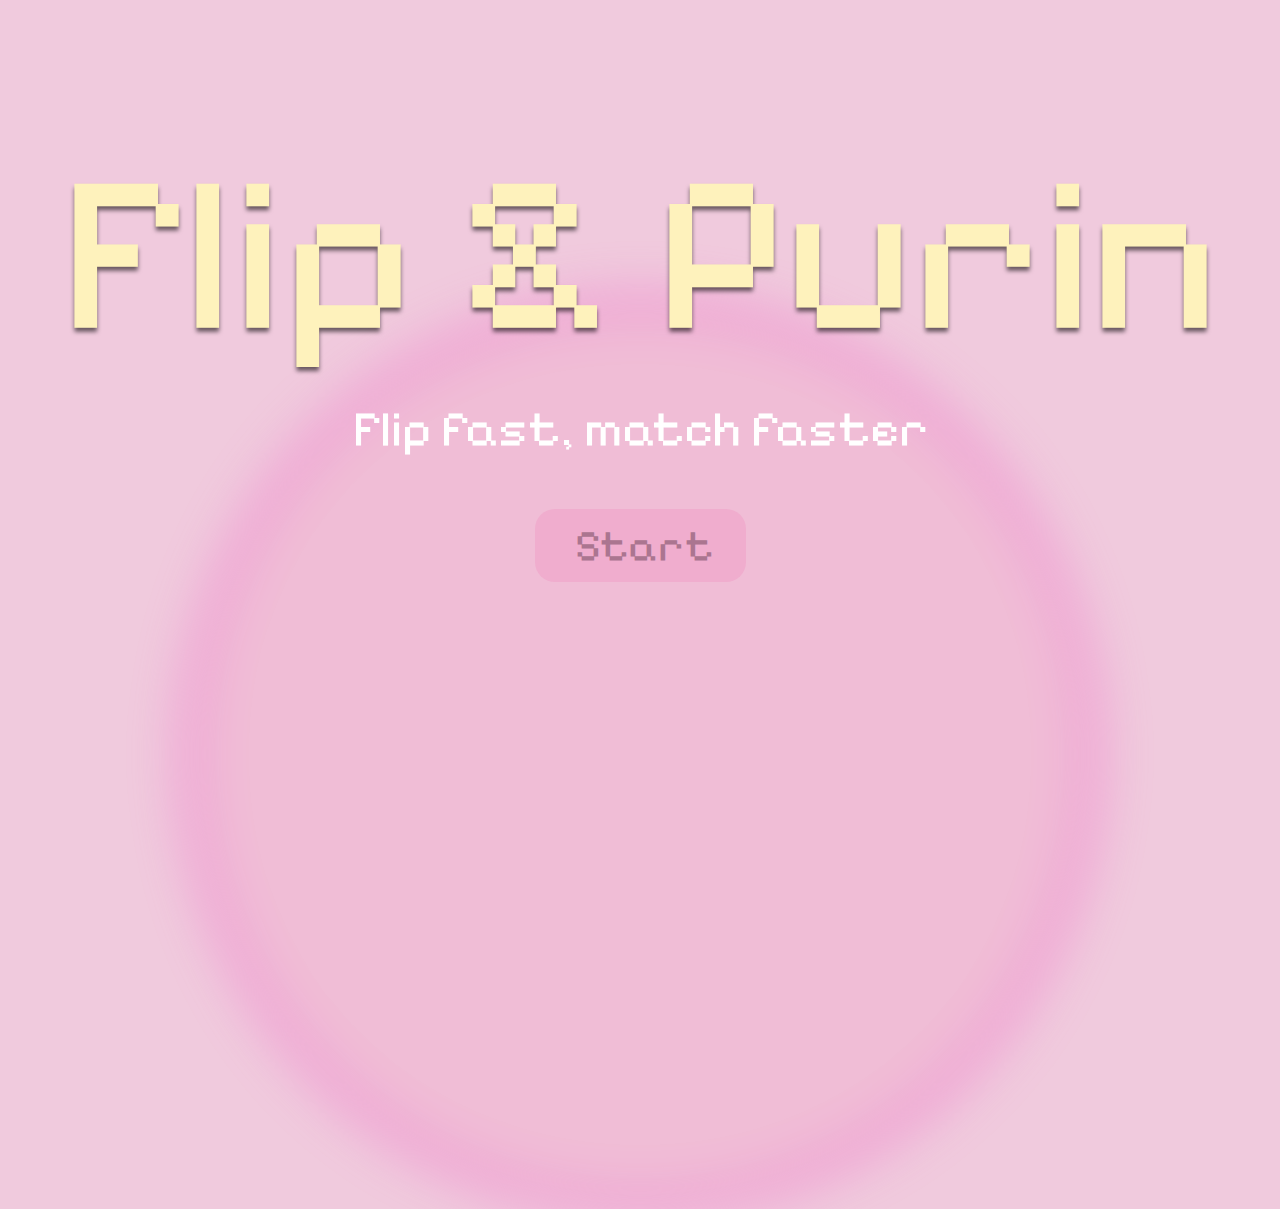
<file: index.html>
<!DOCTYPE html>
<html lang="en">
<head>
    <meta charset="UTF-8">
    <meta name="viewport" content="width=device-width, initial-scale=1.0">
    <title>Flip & Purin - Start</title>
    <link rel="stylesheet" href="style.css">
    <link rel="icon" type="image/x-icon" href="assets/logo.png">
</head>
<body>
    <div class="start-container">
        <div class="ellipse-blur"></div>
        <div class="game-title">Flip & Purin</div>
        <div class="tagline">Flip fast, match faster</div>
        <div class="reset-frame">
            <a href="startpage.html" class="start-button">Start</a>
        </div>
    </div>
</body>
</html>
</file>
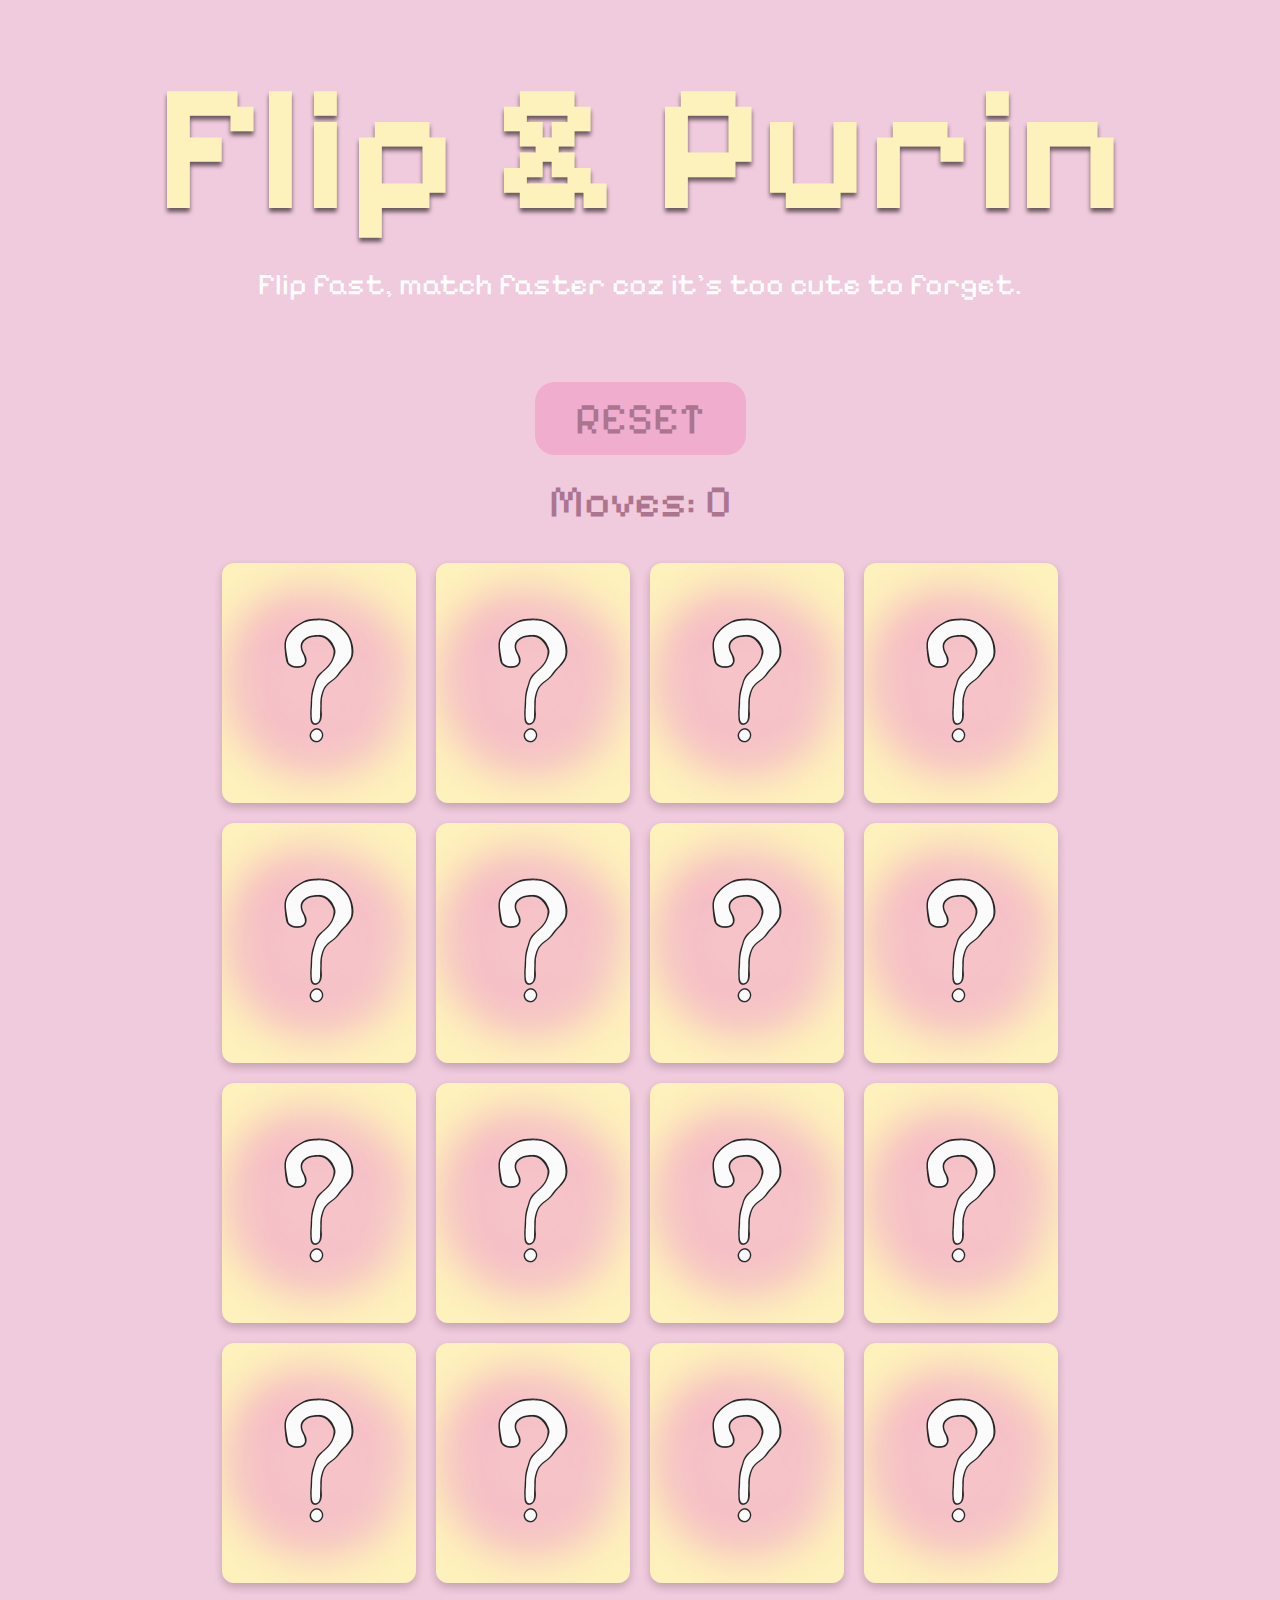
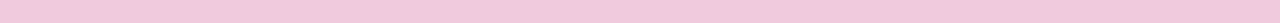
<file: startpage.html>
<!DOCTYPE html>
<html lang="en">
<head>
    <meta charset="UTF-8">
    <meta name="viewport" content="width=device-width, initial-scale=1.0">
    <title>Flip & Purin</title>
    <link rel="stylesheet" href="style1.css">
</head>
<body>
    <div class="header">
        <h1>Flip & Purin</h1>
        <div class="tagline">Flip fast, match faster coz it’s too cute to forget.</div>
    </div>
    <div class="reset-frame">
        <div class="reset-text" onclick="resetGame()">RESET</div>
    </div>
    <div class="moves">Moves: <span id="moves">0</span></div>
    <div class="game-board">
        <!-- 16 cards with pairs of 8 images -->
        <div class="card" data-image="frog">
            <div class="card-inner">
                <div class="card-front"><img src="assets/frog.png" alt="Frog"></div>
                <div class="card-back"><img src="assets/front.png" alt="Card Back"></div>
            </div>
        </div>
        <div class="card" data-image="frog">
            <div class="card-inner">
                <div class="card-front"><img src="assets/frog.png" alt="Frog"></div>
                <div class="card-back"><img src="assets/front.png" alt="Card Back"></div>
            </div>
        </div>
        <div class="card" data-image="purin">
            <div class="card-inner">
                <div class="card-front"><img src="assets/purin.png" alt="Purin"></div>
                <div class="card-back"><img src="assets/front.png" alt="Card Back"></div>
            </div>
        </div>
        <div class="card" data-image="purin">
            <div class="card-inner">
                <div class="card-front"><img src="assets/purin.png" alt="Purin"></div>
                <div class="card-back"><img src="assets/front.png" alt="Card Back"></div>
            </div>
        </div>
        <div class="card" data-image="kuromi">
            <div class="card-inner">
                <div class="card-front"><img src="assets/kuromi.png" alt="Kuromi"></div>
                <div class="card-back"><img src="assets/front.png" alt="Card Back"></div>
            </div>
        </div>
        <div class="card" data-image="kuromi">
            <div class="card-inner">
                <div class="card-front"><img src="assets/kuromi.png" alt="Kuromi"></div>
                <div class="card-back"><img src="assets/front.png" alt="Card Back"></div>
            </div>
        </div>
        <div class="card" data-image="melody">
            <div class="card-inner">
                <div class="card-front"><img src="assets/melody.png" alt="Melody"></div>
                <div class="card-back"><img src="assets/front.png" alt="Card Back"></div>
            </div>
        </div>
        <div class="card" data-image="melody">
            <div class="card-inner">
                <div class="card-front"><img src="assets/melody.png" alt="Melody"></div>
                <div class="card-back"><img src="assets/front.png" alt="Card Back"></div>
            </div>
        </div>
        <div class="card" data-image="cinammon">
            <div class="card-inner">
                <div class="card-front"><img src="assets/cinammon.png" alt="Cinnamon"></div>
                <div class="card-back"><img src="assets/front.png" alt="Card Back"></div>
            </div>
        </div>
        <div class="card" data-image="cinammon">
            <div class="card-inner">
                <div class="card-front"><img src="assets/cinammon.png" alt="Cinnamon"></div>
                <div class="card-back"><img src="assets/front.png" alt="Card Back"></div>
            </div>
        </div>
        <div class="card" data-image="hello">
            <div class="card-inner">
                <div class="card-front"><img src="assets/hello.png" alt="Hello"></div>
                <div class="card-back"><img src="assets/front.png" alt="Card Back"></div>
            </div>
        </div>
        <div class="card" data-image="hello">
            <div class="card-inner">
                <div class="card-front"><img src="assets/hello.png" alt="Hello"></div>
                <div class="card-back"><img src="assets/front.png" alt="Card Back"></div>
            </div>
        </div>
        <div class="card" data-image="maru">
            <div class="card-inner">
                <div class="card-front"><img src="assets/maru.png" alt="Maru"></div>
                <div class="card-back"><img src="assets/front.png" alt="Card Back"></div>
            </div>
        </div>
        <div class="card" data-image="maru">
            <div class="card-inner">
                <div class="card-front"><img src="assets/maru.png" alt="Maru"></div>
                <div class="card-back"><img src="assets/front.png" alt="Card Back"></div>
            </div>
        </div>
        <div class="card" data-image="pippo">
            <div class="card-inner">
                <div class="card-front"><img src="assets/pippo.png" alt="Pippo"></div>
                <div class="card-back"><img src="assets/front.png" alt="Card Back"></div>
            </div>
        </div>
        <div class="card" data-image="pippo">
            <div class="card-inner">
                <div class="card-front"><img src="assets/pippo.png" alt="Pippo"></div>
                <div class="card-back"><img src="assets/front.png" alt="Card Back"></div>
            </div>
        </div>
    </div>
    <script src="script.js"></script>
</body>
</html>
</file>
<file: style1.css>
@import url('https://fonts.googleapis.com/css2?family=Pixelify+Sans&display=swap');

body {
    background-color: #F0CADD;
    font-family: 'Pixelify Sans', sans-serif;
    display: flex;
    flex-direction: column;
    align-items: center;
    justify-content: start;
    min-height: 100vh;
    margin: 0;
    padding-top: 40px;
}

.header {
    text-align: center;
    margin-bottom: 30px;
}

h1 {
    font-size: 180px;
    line-height: 216px;
    color: #FEF2BC;
    text-shadow: 0px 4px 4px rgba(0, 0, 0, 0.57);
    margin: 0;
}

.tagline {
    font-size: 30px;
    line-height: 36px;
    color: #FFFFFF;
    margin-top: 10px;
}

.reset-frame {
    width: 211px;
    height: 73px;
    background: #F0ADCE;
    border-radius: 20px;
    margin: 50px auto 0;
    position: relative;
    cursor: pointer;
    transition: background-color 0.3s;
}

.reset-frame:hover {
    background-color: #F0CADD;
}

.reset-text {
    position: absolute;
    left: 40px;
    top: 11px;
    font-size: 44px;
    line-height: 53px;
    color: #AB7590;
}

.moves {
    width: 204px;
    height: 68px;
    font-size: 45px;
    line-height: 54px;
    text-align: center;
    color: #AB7590;
    margin: 20px 0;
}

.game-board {
    display: grid;
    grid-template-columns: repeat(4, 194px);
    gap: 20px;
    justify-content: center;
    padding-bottom: 40px;
    max-width: 1190px;
}

.card {
    width: 194px;
    height: 240px;
    perspective: 1000px;
    cursor: pointer;
    position: relative;
}

.card-inner {
    position: relative;
    width: 100%;
    height: 100%;
    transform-style: preserve-3d;
    transition: transform 0.6s;
}

.card.flipped .card-inner {
    transform: rotateY(180deg);
}

.card-front,
.card-back {
    position: absolute;
    width: 100%;
    height: 100%;
    backface-visibility: hidden;
    border-radius: 12px;
    overflow: hidden;
    box-shadow: 0 4px 8px rgba(0, 0, 0, 0.2);
}

.card-front {
    background: #FFFFFF;
    transform: rotateY(180deg);
    display: flex;
    align-items: center;
    justify-content: center;
}

.card-back {
    background: #F0ADCE;
}

.card-front img,
.card-back img {
    width: 100%;
    height: 100%;
    object-fit: cover;
}

.ellipse {
    position: absolute;
    width: 170px;
    height: 170px;
    left: 12px;
    top: 35px;
    background: #FEF2BC;
    border: 7px solid #F036C1;
    filter: blur(25px);
    border-radius: 50%;
}

.card-text-top,
.card-text-bottom {
    position: absolute;
    font-family: 'Pixelify Sans';
    font-size: 12px;
    line-height: 14px;
    color: #000000;
}

.card-text-top {
    left: 40px;
    top: 39px;
}

.card-text-bottom {
    left: 40px;
    top: 202px;
}

.modal {
    display: none;
    position: fixed;
    top: 0;
    left: 0;
    width: 100%;
    height: 100%;
    background: rgba(0, 0, 0, 0.5);
    justify-content: center;
    align-items: center;
    z-index: 1000;
}

.modal-content {
    position: relative;
    width: 100%;
    max-width: 960px;
    height: 390px;
    background: url('assets/win-modal.png') no-repeat center center;
    background-size: contain;
    background-color: #000000; /* Fallback */
    border-radius: 20px;
    display: flex;
    flex-direction: column;
    align-items: center;
    justify-content: flex-end;
    box-sizing: border-box;
    padding-bottom: 30px;
}

.modal-button {
    width: 150px;
    height: 50px;
    background: #F0ADCE;
    border-radius: 20px;
    font-family: 'Pixelify Sans', sans-serif;
    font-size: 30px;
    color: #AB7590;
    display: flex;
    align-items: center;
    justify-content: center;
    cursor: pointer;
    transition: background-color 0.3s;
    z-index: 1;
}

.modal-button:hover {
    background-color: #F0CADD;
}

@media (max-width: 1000px) {
    .modal-content {
        max-width: 90%;
        height: 300px;
        background-size: contain;
    }
    .modal-button {
        width: 120px;
        height: 40px;
        font-size: 24px;
    }
}

@media (max-width: 600px) {
    .modal-content {
        height: 250px;
        background-size: contain;
    }
    .modal-button {
        width: 100px;
        height: 35px;
        font-size: 20px;
    }
}
</file>
<file: style.css>
/* === General Reset === */
@import url('https://fonts.googleapis.com/css2?family=Pixelify+Sans&display=swap');

* {
    margin: 0;
    padding: 0;
    box-sizing: border-box;
}

body {
    background: #F0CADD;
    font-family: 'Pixelify Sans', sans-serif;
    overflow-x: hidden;
}

/* === Main Container === */
.start-container {
    position: relative;
    width: 100%;
    min-height: 100vh;
    max-width: 1440px;
    margin: 0 auto;
}

/* === Ellipse Background Glow === */
.ellipse-blur {
    position: absolute;
    width: 909px;
    height: 909px;
    top: 20%;
    left: 50%;
    transform: translateX(-50%);
    background: rgba(240, 173, 206, 0.44);
    border: 7px solid #F036C1;
    filter: blur(25px);
    border-radius: 50%;
    z-index: 0;
}

/* === Game Title === */
.game-title {
    position: relative;
    width: 100%;
    font-size: 224px;
    line-height: 1.2;
    font-weight: 400;
    text-align: center;
    color: #FEF2BC;
    text-shadow: 0px 4px 4px rgba(0, 0, 0, 0.57);
    z-index: 1;
    margin-top: 120px;
}

/* === Tagline === */
.tagline {
    position: relative;
    font-size: 50px;
    line-height: 60px;
    color: #FFFFFF;
    text-align: center;
    z-index: 1;
    margin-top: 10px;
}

/* === Reset Button Frame === */
.reset-frame {
    position: relative;
    width: 211px;
    height: 73px;
    background: #F0ADCE;
    border-radius: 20px;
    margin: 50px auto 0;
    z-index: 1;
    cursor: pointer;
    transition: background-color 0.3s;
}

.reset-frame:hover {
    background-color: #F0CADD;
}

/* === RESET Text === */
.reset-text {
    position: absolute;
    left: 40px;
    top: 11px;
    font-size: 44px;
    line-height: 53px;
    color: #AB7590;
}

/* === Start Button === */
.start-button {
    position: absolute;
    left: 40px;
    top: 11px;
    font-size: 44px;
    line-height: 53px;
    color: #AB7590;
    text-decoration: none;
    font-family: 'Pixelify Sans', sans-serif;
    transition: color 0.3s;
}

.start-button:hover {
    color: #FFFFFF;
}
</file>
